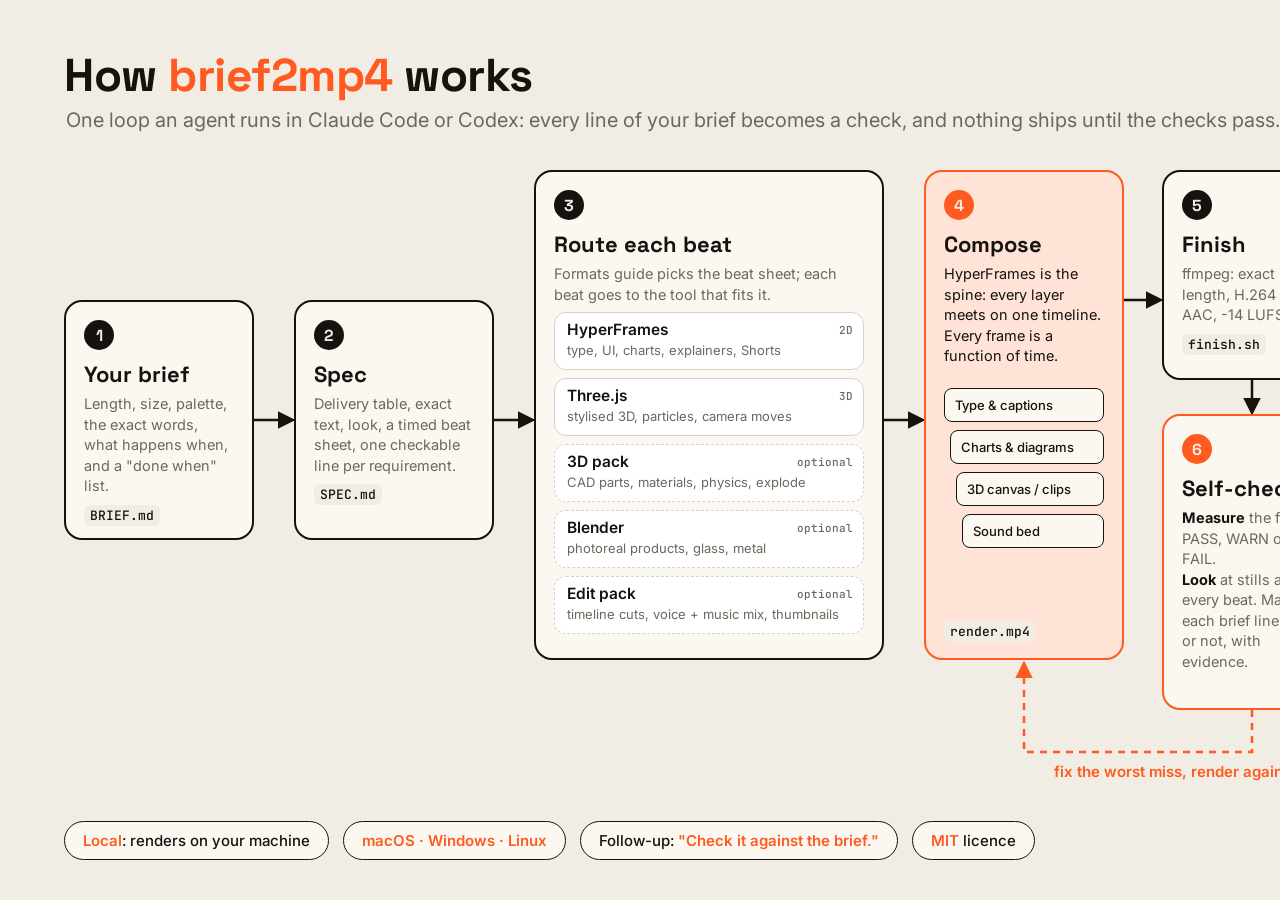
<file: docs/diagrams/architecture.html>
<!doctype html>
<!-- Source of assets/architecture.png. Render: bash docs/diagrams/render.sh -->
<html><head><meta charset="utf-8">
<link href="https://fonts.googleapis.com/css2?family=Space+Grotesk:wght@500;700&family=Inter:wght@400;500;600&family=JetBrains+Mono:wght@500&display=block" rel="stylesheet">
<style>
:root{--paper:#F2EDE4;--card:#FBF8F2;--ink:#16130F;--mute:#6E675C;--line:#D9D1C3;--acc:#FF5A1F;--acc2:#FFE3D6}
*{box-sizing:border-box;margin:0;padding:0}
body{width:1600px;height:900px;background:var(--paper);font-family:Inter,sans-serif;color:var(--ink);position:relative;overflow:hidden}
h1{position:absolute;left:64px;top:46px;font:700 46px 'Space Grotesk';letter-spacing:-.5px}
h1 span{color:var(--acc)}
.sub{position:absolute;left:66px;top:108px;font:400 20px Inter;color:var(--mute)}
.card{position:absolute;background:var(--card);border:2px solid var(--ink);border-radius:18px;padding:18px 18px 16px}
.n{display:inline-flex;align-items:center;justify-content:center;width:30px;height:30px;border-radius:50%;background:var(--ink);color:var(--paper);font:700 16px 'Space Grotesk';margin-bottom:10px}
.t{font:700 22px 'Space Grotesk';margin-bottom:6px}
.d{font:400 14.5px/1.42 Inter;color:var(--mute)}
.mono{font:500 13px 'JetBrains Mono';color:var(--ink);background:var(--paper);border-radius:6px;padding:2px 6px;display:inline-block;margin-top:8px}
.lane{position:absolute;left:18px;right:18px;height:58px;border:1.5px solid var(--line);border-radius:12px;background:#fff;padding:7px 12px}
.lane b{font:600 15.5px Inter;display:block}
.lane i{font:400 13px Inter;color:var(--mute);font-style:normal}
.lane .tag{position:absolute;right:10px;top:10px;font:500 11px 'JetBrains Mono';color:var(--mute)}
.lane.opt{border-style:dashed}
.acc{border-color:var(--acc)!important}
.accbg{background:var(--acc2)}
.stack{position:absolute;left:18px;right:18px;top:216px;height:170px}.stack div{position:absolute;left:0;right:0;height:34px;border:1.5px solid var(--ink);border-radius:8px;background:var(--card);font:500 13px Inter;padding:8px 10px}.stack div:nth-child(1){margin-left:0}.stack div:nth-child(2){margin-left:6px}.stack div:nth-child(3){margin-left:12px}.stack div:nth-child(4){margin-left:18px}
.loop{position:absolute;font:600 15px Inter;color:var(--acc);background:var(--paper);padding:0 8px}
.foot{position:absolute;left:64px;right:64px;bottom:40px;display:flex;gap:14px}
.pill{border:1.5px solid var(--ink);border-radius:999px;padding:9px 18px;font:500 15px Inter;background:var(--card)}
.pill em{font-style:normal;color:var(--acc);font-weight:600}
svg{position:absolute;left:0;top:0}
</style></head><body>
<h1>How <span>brief2mp4</span> works</h1>
<div class="sub">One loop an agent runs in Claude Code or Codex: every line of your brief becomes a check, and nothing ships until the checks pass.</div>

<svg width="1600" height="900" viewBox="0 0 1600 900">
  <defs><marker id="a" viewBox="0 0 10 10" refX="8" refY="5" markerWidth="7" markerHeight="7" orient="auto"><path d="M0,0 L10,5 L0,10 z" fill="#16130F"/></marker>
  <marker id="o" viewBox="0 0 10 10" refX="8" refY="5" markerWidth="7" markerHeight="7" orient="auto"><path d="M0,0 L10,5 L0,10 z" fill="#FF5A1F"/></marker></defs>
  <g stroke="#16130F" stroke-width="2.5" fill="none" marker-end="url(#a)">
    <path d="M254 420 H292"/>
    <path d="M494 420 H532"/>
    <path d="M884 420 H922"/>
    <path d="M1124 300 H1160"/>
    <path d="M1252 380 V412"/>
  </g>
  <g stroke="#FF5A1F" stroke-width="2.5" fill="none" stroke-dasharray="7 6" marker-end="url(#o)">
    <path d="M1252 710 V752 H1024 V664"/>
  </g>
  <g stroke="#16130F" stroke-width="2.5" fill="none" marker-end="url(#a)">
    <path d="M1344 570 H1372"/>
  </g>
</svg>

<!-- 1 brief -->
<div class="card" style="left:64px;top:300px;width:190px;height:240px">
  <div class="n">1</div><div class="t">Your brief</div>
  <div class="d">Length, size, palette, the exact words, what happens when, and a "done when" list.</div>
  <div class="mono">BRIEF.md</div>
</div>
<!-- 2 spec -->
<div class="card" style="left:294px;top:300px;width:200px;height:240px">
  <div class="n">2</div><div class="t">Spec</div>
  <div class="d">Delivery table, exact text, look, a timed beat sheet, one checkable line per requirement.</div>
  <div class="mono">SPEC.md</div>
</div>
<!-- 3 route -->
<div class="card" style="left:534px;top:170px;width:350px;height:490px">
  <div class="n">3</div><div class="t">Route each beat</div>
  <div class="d" style="margin-bottom:8px">Formats guide picks the beat sheet; each beat goes to the tool that fits it.</div>
  <div class="lane" style="top:140px"><span class="tag">2D</span><b>HyperFrames</b><i>type, UI, charts, explainers, Shorts</i></div>
  <div class="lane" style="top:206px"><span class="tag">3D</span><b>Three.js</b><i>stylised 3D, particles, camera moves</i></div>
  <div class="lane opt" style="top:272px"><span class="tag">optional</span><b>3D pack</b><i>CAD parts, materials, physics, explode</i></div>
  <div class="lane opt" style="top:338px"><span class="tag">optional</span><b>Blender</b><i>photoreal products, glass, metal</i></div>
  <div class="lane opt" style="top:404px"><span class="tag">optional</span><b>Edit pack</b><i>timeline cuts, voice + music mix, thumbnails</i></div>
</div>
<!-- 4 compose -->
<div class="card acc accbg" style="left:924px;top:170px;width:200px;height:490px">
  <div class="n" style="background:var(--acc)">4</div><div class="t">Compose</div>
  <div class="d" style="color:var(--ink)">HyperFrames is the spine: every layer meets on one timeline. Every frame is a function of time.</div>
  <div class="stack">
    <div style="top:0">Type &amp; captions</div>
    <div style="top:42px">Charts &amp; diagrams</div>
    <div style="top:84px">3D canvas / clips</div>
    <div style="top:126px">Sound bed</div>
  </div>
  <div class="mono" style="position:absolute;left:18px;bottom:16px">render.mp4</div>
</div>
<!-- 5 finish -->
<div class="card" style="left:1162px;top:170px;width:180px;height:210px">
  <div class="n">5</div><div class="t">Finish</div>
  <div class="d">ffmpeg: exact length, H.264 + AAC, -14 LUFS.</div>
  <div class="mono">finish.sh</div>
</div>
<!-- 6 check -->
<div class="card acc" style="left:1162px;top:414px;width:180px;height:296px">
  <div class="n" style="background:var(--acc)">6</div><div class="t">Self-check</div>
  <div class="d"><b style="color:var(--ink)">Measure</b> the file: PASS, WARN or FAIL.<br><b style="color:var(--ink)">Look</b> at stills at every beat. Mark each brief line met or not, with evidence.</div>
</div>
<div class="loop" style="left:1046px;top:762px">fix the worst miss, render again (max 3 rounds)</div>
<!-- 7 deliver -->
<div class="card" style="left:1374px;top:470px;width:162px;height:200px;background:var(--ink);color:var(--paper)">
  <div class="n" style="background:var(--acc)">7</div><div class="t">Deliver</div>
  <div class="d" style="color:#CFC7B8">Every line met.</div>
  <div class="mono" style="background:#2A2620;color:var(--paper)">final.mp4</div>
  <div class="mono" style="background:#2A2620;color:var(--paper)">REPORT.md</div>
</div>

<div class="foot">
  <div class="pill"><em>Local</em>: renders on your machine</div>
  <div class="pill"><em>macOS · Windows · Linux</em></div>
  <div class="pill">Follow-up: <em>"Check it against the brief."</em></div>
  <div class="pill"><em>MIT</em> licence</div>
</div>
</body></html>
</file>
